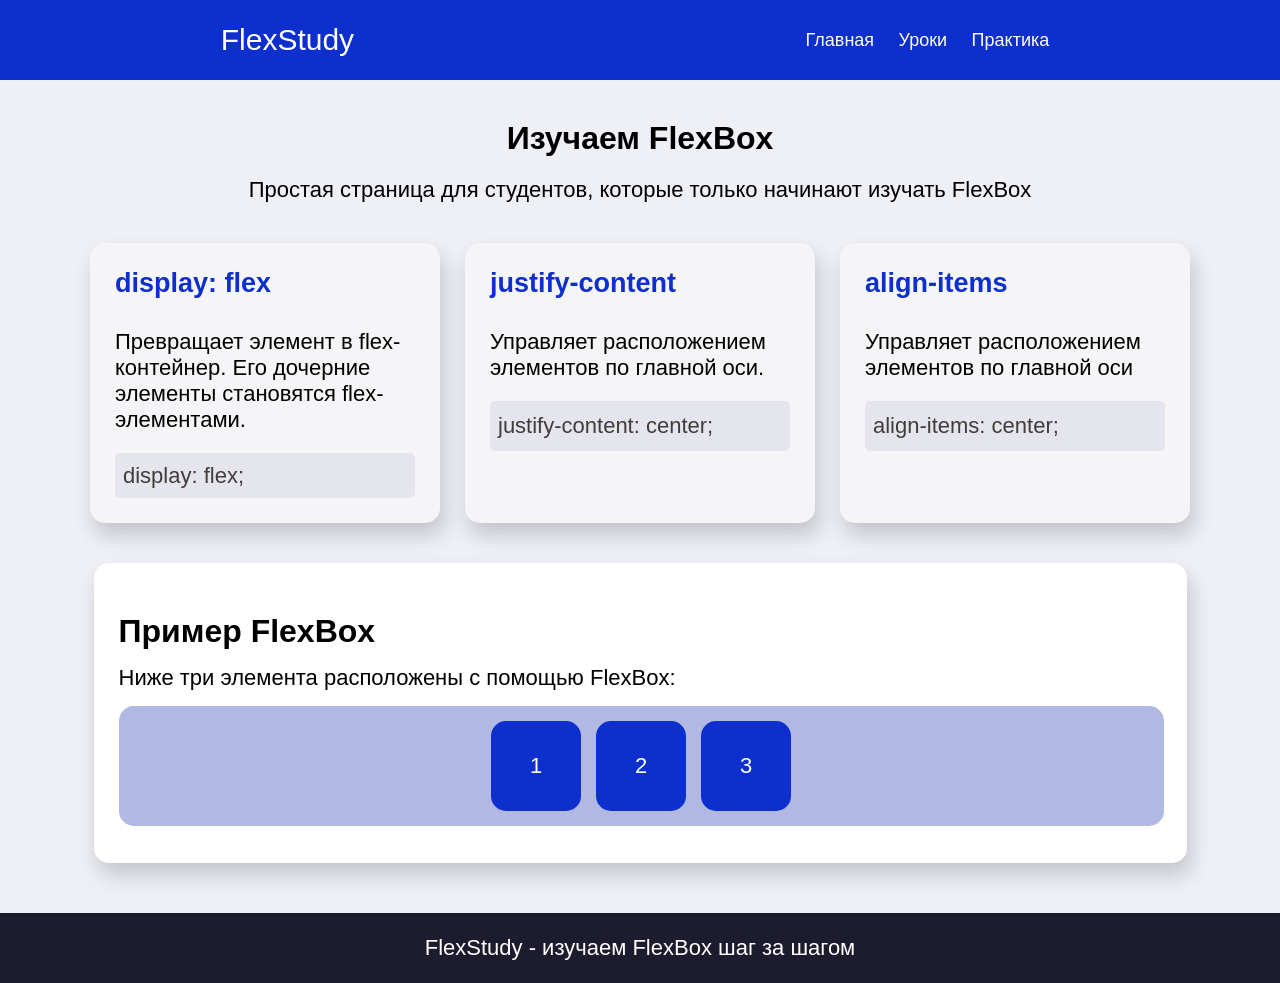
<file: index.html>
<!DOCTYPE html>
<html lang="ru">

<head>
    <meta charset="UTF-8">
    <meta name="viewport" content="width=device-width, initial-scale=1.0">
    <title>FlexStudy</title>
    <link rel="stylesheet" href="index.css">
</head>

<body>
    <header>

        <div class="logo">
            <span> FlexStudy</span>
        </div>
        <div class="menu">
            <a href="">Главная</a>
            <a href="">Уроки</a>
            <a href="">Практика</a>
        </div>


    </header>
    <main>
        <div class="text">
            <h1 class="f">Изучаем FlexBox</h1>
            <p>Простая страница для студентов, которые только начинают изучать FlexBox</p>
        </div>
        <div class="content">
            <div class="cards">
                <div class="card">
                    <div class="hi">
                        <h2> display: flex</h2>
                    </div>
                    <div class="tx">
                        Превращает элемент в flex-контейнер. Его дочерние элементы становятся flex-элементами.
                    </div>
                    <div class="primer">
                        <p class="pr">display: flex;</p>
                    </div>
                </div>
                <div class="card">
                    <div class="hi">
                        <h2>justify-content</h2>
                    </div>
                    <div class="tx">
                        Управляет расположением элементов по главной оси.
                    </div>
                    <div class="primer">
                        <p class="pr"> justify-content: center;</p>
                    </div>
                </div>
                <div class="card">
                    <div class="hi">
                        <h2>align-items</h2>
                    </div>
                    <div class="tx">
                        Управляет расположением элементов по главной оси
                    </div>
                    <div class="primer">
                        <p class="pr">align-items: center;</p>
                    </div>
                </div>
            </div>
            <div class="backfortxt">
                <div class="primFl">
                    <div class="Prtxt">
                        <h1 class="Fl">Пример FlexBox</h1>
                        <p>Ниже три элемента расположены с помощью FlexBox:</p>
                    </div>
                    <div class="back">
                        <div class="number">
                            <div class="qu">
                                <p>1</p>
                            </div>
                            <div class="qu">
                                <p>2</p>
                            </div>
                            <div class="qu">
                                <p>3</p>
                            </div>
                        </div>
                    </div>
                </div>
            </div>
        </div>

    </main>
    <footer>
        <p>FlexStudy - изучаем FlexBox шаг за шагом</p>
    </footer>
</body>

</html>
</file>
<file: index.css>
* {
    box-sizing: border-box;
    margin: 0;
    padding: 0;
    font-family: Arial, Helvetica, sans-serif;
}

header {
    background: rgb(13, 47, 205);
    display: flex;
    justify-content: space-around;
    align-items: center;
    height: 80px;
}


.logo {
    color: rgb(255, 255, 255);
    font-family: Arial, Helvetica, sans-serif;
    font-size: 30px;
}

.menu a {
    margin-left: 10px;
    margin-right: 10px;
    font-family: Arial, Helvetica, sans-serif;
    text-decoration: none;
    color: rgb(255, 255, 255);
    font-size: 18px;
}

.text {
    display: flex;
    align-items: center;
    justify-content: center;
    flex-direction: column;
    margin: 40px;
}

p {
    font-size: 22px;
}

.f {
    margin-bottom: 20px;
}

.tx {
    font-size: 22px;
}

.cards {
    display: flex;
    justify-content: center;
    gap: 25px;
}

.card {
    background-color: rgb(245, 245, 248);
    display: flex;
    flex-direction: column;
    height: 280px;
    width: 350px;
    word-wrap: break-word;
    overflow-wrap: break-word;
    border-radius: 15px;
    padding: 25px;
    box-shadow: 4px 12px 20px rgba(42, 42, 67, 0.221);
}

.hi {
    color: rgb(13, 47, 205);
    font-size: 18px;
    margin-bottom: 30px;
}

.primer {
    background-color: rgb(229, 229, 237);
    margin-top: 20px;
    height: 50px;
    display: flex;
    border-radius: 5px;

}

.pr {
    display: flex;
    align-items: center;
    margin-left: 8px;
    color: rgb(67, 60, 60);
}


body {
    background-color: rgb(239, 240, 245);
}
.Prtxt{
    display: flex;
    justify-content: flex-start;
    flex-direction: column;
    align-items: flex-start;
    margin-top:50px ;
    margin-left: 25px;
}
.back{
    display: flex;
    justify-content: center;
    background-color: rgb(177, 185, 227) ;
    width: 1045px;
    margin-top: 15px;
    margin-left: 25px;
    margin-right: 25px;
    border-radius: 15px;
    height: 120px;
}
.primFl{
    background-color: rgb(255, 255, 255);
    display: flex;
    flex-direction: column;
    margin-top: 40px;
    height: 300px;
    width: 1093px;
    border-radius: 15px;
    box-shadow: 4px 12px 20px rgba(42, 42, 67, 0.221);
}
.Fl{
    margin-bottom: 15px;
}
.backfortxt{
    display: flex;
    justify-content: center;
    align-items: center;
    
}
.content{
    display: flex;
    flex-direction: column;
    justify-content: center;
}
.back{
    gap: 5px;
}
.qu{
    background-color: rgb(13, 47, 205);
    color: rgb(255, 255, 255);
    display: flex;
    align-items: center;
    height: 90px;
    width: 90px;
    justify-content: center;
    border-radius:15px ;
}
.number{
    display: flex;
    gap: 15px;
    align-items: center;

}
footer{
    margin-top: 50px;
    height: 70px;
    width: 100%;
    background-color: rgb(29, 28, 46);
    color: rgb(255, 255, 255);
    display: flex;
    align-items: center;
    font-size: 22px;
    justify-content: center;
}
</file>
